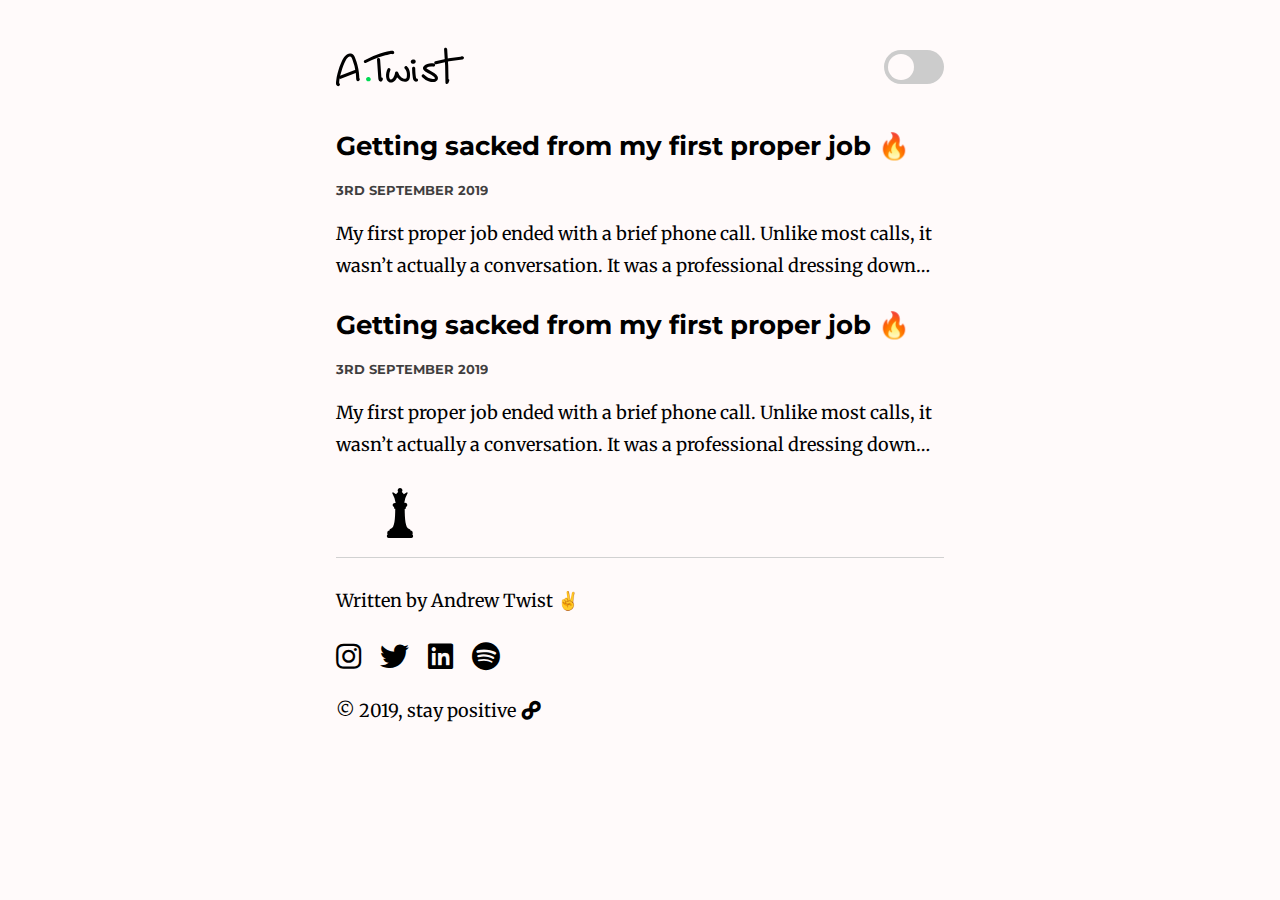
<file: index.html>
<!DOCTYPE html>
<html lang="en">
<head>
<link rel="stylesheet" href="https://use.fontawesome.com/releases/v5.10.1/css/all.css">
<link href="https://fonts.googleapis.com/css?family=Montserrat:400,900&display=swap" rel="stylesheet">
<link href="https://fonts.googleapis.com/css?family=Merriweather:300,400,400i,700,900&display=swap" rel="stylesheet">
<!--include the following meta tag to make chrome dev tools recognize media queries: -->
<meta name="viewport" content="width=device-width">
<meta name="description" content="A blog by Andrew Twist">
<meta name="theme-color" content="#fff200" />
<title>Twist</title>
</head>
<body>
<div class="container">
<div class=header><a href="/">
<svg xmlns="http://www.w3.org/2000/svg" viewBox="0 0 612.1 183.16" class="icons icon-20"><title>atwist</title><path d="M6.1,170c-.2.2-.5.4-.7.6,1.8-.7,3.5-1.5,5.3-2.2-.3,0-.5-.1-.8-.1,1.3.3,2.5.7,3.8,1,2.6,2,1.5-.7,1.5-3,.1-2.5.2-5,.4-7.4a129.42,129.42,0,0,1,2.3-16.4,258.44,258.44,0,0,1,8-29.9c5.7-17.9,11.3-37,21-53.2C50.8,52.9,57,43.5,65.1,41.9c7.5-1.5,11,8.1,13.2,13.6a271.35,271.35,0,0,1,15.6,58.8c1.7,11.6,1.9,23.2,2.6,34.8.3,5,2.8,9.9,8.4,10.1,6.2.3,9.8-5.1,8.7-10.8-1.9-9.5-16.4-5.5-14.5,4,0,.2.1.5.1.7.6-2.4,1.3-4.9,1.9-7.3a4.35,4.35,0,0,1-.7.6c1.8-.7,3.5-1.5,5.3-2.2h-.9c1.8.7,3.5,1.5,5.3,2.2.4.9.8,1.8,1.3,2.7v-2.8c0-1.5-.1-3.1-.1-4.6-.1-2.5-.2-4.9-.4-7.4-.4-6.1-1-12.3-1.8-18.4a274.56,274.56,0,0,0-6.5-33.7A251.59,251.59,0,0,0,92,49.7c-3.3-8.3-7.6-16.8-16-20.9C55,18.6,37,44.4,29.3,60.4c-9.4,19.5-16.3,41-22,61.8A195.38,195.38,0,0,0,.4,160.8C.1,166.2-.9,173.1,2,178c3.4,5.9,9.7,6.7,14.8,2.6,3.2-2.5,2.6-7.9,0-10.6-3.2-3.1-7.5-2.5-10.7,0Z" transform="translate(0.01 0)" style="fill:var(--font-color);"/><path d="M23,148c24.8-9.8,49.5-19.6,74.3-29.4,3.8-1.5,6.4-5,5.2-9.2-1-3.6-5.4-6.7-9.2-5.2C68.5,114,43.8,123.8,19,133.6c-3.8,1.5-6.4,5-5.2,9.2.9,3.5,5.4,6.7,9.2,5.2Z" transform="translate(0.01 0)" style="fill:var(--font-color);"/><path d="M196,56.3c1.4,19.4,2.7,38.7,4.1,58.1.7,9.5,1.3,19,2,28.5.6,8,1.4,15.4,9.8,18.6,2.4.9,5.6-.2,7.3-1.9a17.43,17.43,0,0,0,5-9.2c1.7-9.4-12.8-13.5-14.5-4a3.47,3.47,0,0,1-1.1,2.6c2.4-.6,4.9-1.3,7.3-1.9,4.1,1.6.9,1.8,1.5-.2.5-1.5-.3-4.3-.4-5.9-.3-3.9-.6-7.9-.8-11.8-.6-8.2-1.2-16.4-1.7-24.6-1.1-16.1-2.3-32.1-3.4-48.2-.7-9.7-15.7-9.8-15.1-.1Z" transform="translate(0.01 0)" style="fill:var(--font-color);"/><path d="M144.3,71.8A376,376,0,0,1,205,44.4c10.2-3.5,20.6-6.7,31.2-9.3,5.5-1.4,11.1-2.7,16.7-3.8,2.7-.5,5.3-1.1,8-1.5l3.6-.6a25.12,25.12,0,0,1,2.7-.4c2.2-.1,1.4-1-2.5-2.6-.3-1.9-.5-3.9-.8-5.8,0,.3-.1.5-.1.8-1.7,9.4,12.7,13.5,14.5,4,3-16.7-19.8-10.1-28.4-8.4A377.79,377.79,0,0,0,210.6,27a388.86,388.86,0,0,0-73.7,32.1c-8.6,4.5-1,17.5,7.4,12.7Z" transform="translate(0.01 0)" style="fill:var(--font-color);"/><path d="M247,100.2c-5.5,11.6-8.5,24.3-7.6,37.2.7,10,4.1,21.1,13.4,26.3,10.5,5.9,22.6.3,29.9-8.1,8-9.3,12.9-21.5,14.7-33.5H282.9a55.08,55.08,0,0,0,22.4,32.2c9.9,6.9,24.1,11.3,35.7,5.9,12.8-6,13.5-22.6,13-35-.4-13.3-4.4-26.7-14.4-36-7.1-6.5-17.7,4-10.6,10.6,6.5,6,9.3,14.4,9.9,23.2a79.34,79.34,0,0,1-.3,13.8c-.4,3.7-.6,8.4-4.5,10-7.2,3-16.8-2.1-22.3-6.4A40.39,40.39,0,0,1,297.4,118c-1.7-6.8-13.3-7.5-14.5,0a59.29,59.29,0,0,1-8.3,23.3c-2.6,4.2-9.5,13-15.3,8.7-4.8-3.5-5.1-12-5.1-17.1a59.49,59.49,0,0,1,5.7-25.2c4.2-8.6-8.8-16.3-12.9-7.5Z" transform="translate(0.01 0)" style="fill:var(--font-color);"/><path d="M363.8,97.6a290.78,290.78,0,0,0,3,40.6c.8,5.7,1.3,12.1,4.6,17.1a14,14,0,0,0,15.6,5.8c9.2-2.8,5.3-17.3-4-14.5.7.4.9.4.5-.3a28.64,28.64,0,0,1-.7-2.8c-.4-1.8-.6-3.6-.9-5.4-.7-4.4-1.2-8.9-1.7-13.4-.9-9-1.3-18-1.3-27.1-.2-9.7-15.2-9.7-15.1,0Z" transform="translate(0.01 0)" style="fill:var(--font-color);"/><path d="M468.8,75.2c-16.4-4-36-.3-48.2,11.9-16.6,16.7,14,30.9,25.7,37.3,7,3.8,14.5,7.2,20.5,12.6,1.6,1.4,6.1,5.3,6.1,7.8-.1,3.2-4.9,3.7-7.2,3.8-16.4,1.1-33-7.7-43.8-19.5-6.6-7.1-17.1,3.5-10.6,10.6a74,74,0,0,0,34.2,21.1c12.2,3.5,30,5.9,38.8-5.6,9.7-12.8-2.8-26.4-13.1-33.7-11.5-8.1-24.6-13.7-36.3-21.6a23.22,23.22,0,0,1-4-3c-.9-1,.5.8.4.9a20.11,20.11,0,0,0,2.8-2.3,36.28,36.28,0,0,1,9.4-4.8,38.08,38.08,0,0,1,21.4-1c9.3,2.3,13.3-12.2,3.9-14.5Z" transform="translate(0.01 0)" style="fill:var(--font-color);"/><path d="M516.8,7.2c4.6,52.5,6.8,105.3,6.5,158,0,8.8,12,9.8,14.7,2,1.2-3.5,2.4-7,3.6-10.4,3.2-9.1-11.3-13.1-14.5-4-1.2,3.5-2.4,7-3.6,10.4,4.9.7,9.8,1.3,14.7,2,.2-52.7-2-105.5-6.5-158-.7-9.6-15.7-9.6-14.9,0Z" transform="translate(0.01 0)" style="fill:var(--font-color);"/><path d="M479.1,78.7A704.52,704.52,0,0,1,604.7,55.8c8-.7,10.7-12.5,2-14.7-1.1-.3-2.2-.6-3.4-.9-9.4-2.4-13.4,12.1-4,14.5,1.1.3,2.2.6,3.4.9.7-4.9,1.3-9.8,2-14.7A731,731,0,0,0,475.1,64.3c-9.3,2.5-5.3,17,4,14.4Z" transform="translate(0.01 0)" style="fill:var(--font-color);"/><path d="M367.3,75.8h4.2a10.27,10.27,0,0,0,7-2.9,9.9,9.9,0,0,0-7-16.9h-4.2a10.27,10.27,0,0,0-7,2.9,9.9,9.9,0,0,0,7,16.9Z" transform="translate(0.01 0)" style="fill:var(--font-color);"/><path d="M154,160h2.1a10.4,10.4,0,0,0,7.2-3,7.21,7.21,0,0,0,2.1-3.3,8.6,8.6,0,0,0,.9-3.9,10.4,10.4,0,0,0-3-7.2,10.67,10.67,0,0,0-7.2-3H154a10.4,10.4,0,0,0-7.2,3,7.21,7.21,0,0,0-2.1,3.3,8.6,8.6,0,0,0-.9,3.9,10.4,10.4,0,0,0,3,7.2,10.22,10.22,0,0,0,7.2,3Z" transform="translate(0.01 0)" style="fill:var(--svg-highlight-color);"/></svg>
</a>
<div class="theme-switch-wrapper">
        <label class="theme-switch" for="checkbox">
            <input type="checkbox" id="checkbox" />
            <div class="slider round">
                <span class="crater crater--1"></span>
                <span class="crater crater--2"></span>
                <span class="crater crater--3"></span>
                <span class="stars stars--1"></span>
                <span class="stars stars--2"></span>
                <span class="stars stars--3"></span>
            </div>
      </label>
    </div></div>
<h3 style="margin-bottom: 0rem;"><a href="blog">Getting sacked from my first proper job 🔥</a></h3>
<p style="margin-top: 0.2rem; opacity: 0.75;" class="date">3rd September 2019</p>
<p>My first proper job ended with a brief phone call. Unlike most calls, it wasn’t actually a conversation. It was a professional dressing down…</p>
<h3 style="margin-bottom: 0rem;"><a href="blog">Getting sacked from my first proper job 🔥</a></h3>
<p style="margin-top: 0.2rem; opacity: 0.75;" class="date">3rd September 2019</p>
<p>My first proper job ended with a brief phone call. Unlike most calls, it wasn’t actually a conversation. It was a professional dressing down…</p>
<svg xmlns="http://www.w3.org/2000/svg" viewBox="0 0 50 50" class="icons icon-20"><title>chess</title><path d="M37.26,46.56a2.31,2.31,0,0,0,.46-1.38v-.4a2.31,2.31,0,0,0-2.22-2.31v-.13a1.47,1.47,0,0,0-1.26-1.44c-4-.73-4.45-10.64-4.53-20H30a.87.87,0,0,0,.87-.87V19a2.09,2.09,0,0,0,1.44-2.19,2.2,2.2,0,0,0-2.23-1.94h-.81a25.81,25.81,0,0,1,3.27-9.51.68.68,0,0,0-1-.89l-2.7,1.8A8.8,8.8,0,0,0,26.73,4a2.41,2.41,0,0,0,.61-2.2A2.37,2.37,0,1,0,23.29,4a8.76,8.76,0,0,0-2.2,2.31l-2.7-1.8a.68.68,0,0,0-1,.89,25.63,25.63,0,0,1,3.27,9.51h-.81a2.2,2.2,0,0,0-2.23,1.94A2.11,2.11,0,0,0,19.09,19v1a.87.87,0,0,0,.87.87h.28c-.07,9.41-.53,19.32-4.52,20a1.46,1.46,0,0,0-1.26,1.44v.13a2.31,2.31,0,0,0-2.22,2.31v.4a2.3,2.3,0,0,0,.45,1.38A1.72,1.72,0,0,0,11.85,48v.27a1.7,1.7,0,0,0,1.7,1.7H36.4a1.7,1.7,0,0,0,1.7-1.7V48A1.72,1.72,0,0,0,37.26,46.56Z" style="fill:var(--font-color);"/></svg>
<hr />
<div class="bio">
    <span>Written by Andrew Twist ✌️</span>
</div>
<ul id="footer_list">
    
        <li>
          <a href="https://instagram.com/_atwist" target="_blank" rel="noopener" aria-label="Instagram">
            <i class="fab fa-instagram icon"></i>
          </a>
        </li>
        
        
        <li>
          <a href="https://twitter.com/_atwist" target="_blank" rel="noopener" aria-label="Twitter">
            <i class="fab fa-twitter icon"></i>
          </a>
        </li>

        <li>
                <a href="https://twitter.com/_atwist" target="_blank" rel="noopener" aria-label="LinkedIn">
                  <i class="fab fa-linkedin icon"></i>
                </a>
              </li>

              <li>
                    <a href="https://twitter.com/_atwist" target="_blank" rel="noopener" aria-label="Spotify">
                      <i class="fab fa-spotify icon"></i>
                    </a>
                  </li>
        
      </ul>
<footer>© 2019, stay positive <i class="fas fa-infinity icon fa-rotate-45"></i></footer>
</div>
<script>
    const toggleSwitch = document.querySelector('.theme-switch input[type="checkbox"]');
const currentTheme = localStorage.getItem('theme');

if (currentTheme) {
    document.documentElement.setAttribute('data-theme', currentTheme);
  
    if (currentTheme === 'dark') {
        toggleSwitch.checked = true;
    }
}

function switchTheme(e) {
    if (e.target.checked) {
        document.documentElement.setAttribute('data-theme', 'dark');
        localStorage.setItem('theme', 'dark');
    }
    else {        document.documentElement.setAttribute('data-theme', 'light');
          localStorage.setItem('theme', 'light');
    }    
}

toggleSwitch.addEventListener('change', switchTheme, false);
    </script>
</body>
<style>
:root{--font-color:black;--bg-color:snow;--svg-highlight-color:rgb(0, 219, 84)}[data-theme=dark]{--font-color:snow;--bg-color:#020014;--svg-highlight-color:silver}html{font:100%/1.75 Merriweather,Georgia,serif;color:var(--font-color);box-sizing:border-box;overflow-y:scroll}:root{--font-color:black;--bg-color:snow}[data-theme=dark]{--font-color:snow;--bg-color:#020014}html{font:100%/1.75 Merriweather,Georgia,serif;color:var(--font-color);box-sizing:border-box;overflow-y:scroll}#footer_list{font-size:1.6em;color:#333;padding:0 0 .8rem;margin-top:1rem;margin-bottom:0}#footer_list li{display:inline-block;list-style-type:none;padding-left:0;padding-right:12px}#footer_list li a{color:var(--font-color)}.theme-switch-wrapper{display:flex;align-items:center;float:right;padding-top:.5rem}.theme-switch-wrapper em{margin-left:10px;font-size:1rem}.theme-switch{display:inline-block;height:34px;position:relative;width:60px}.theme-switch input{display:none}.slider{background-color:#ccc;bottom:0;cursor:pointer;left:0;position:absolute;right:0;top:0;transition:.4s}.icons{width:50px;height:50px}.icon-20{width:128px;}.fa-rotate-45{-webkit-transform:rotate(-45deg);-moz-transform:rotate(-45deg);-ms-transform:rotate(-45deg);-o-transform:rotate(-45deg);transform:rotate(-45deg)}.slider:before{background-color:snow;bottom:4px;content:"";height:26px;left:4px;position:absolute;transition:.4s;width:26px}input:checked+.slider{background-color:#464646}.slider.round .stars{opacity:0}input:checked+.slider.round .stars{opacity:.7;transition:opacity 1s ease-in}.slider.round .stars{position:absolute;background-color:snow;opacity:0;border-radius:100%}.slider.round .stars--1{top:16px;left:10px;width:3px;height:3px}.slider.round .stars--2{top:24px;left:20px;width:2px;height:2px}.slider.round .stars--3{top:8px;left:20px;width:2px;height:2px}.slider.round .crater{opacity:0}input:checked+.slider.round .crater{opacity:1;transition:opacity 1s ease-in}.slider.round .crater{position:absolute;background-color:silver;opacity:0;border-radius:100%}.slider.round .crater--1{top:18px;right:8px;width:4px;height:4px}.slider.round .crater--2{top:20px;right:18px;width:6px;height:6px}.slider.round .crater--3{top:8px;right:15px;width:8px;height:8px}input:checked+.slider:before{transform:translateX(26px);background-color:snow}.slider.round{border-radius:34px}.slider.round:before{border-radius:50%}body,html{height:100%;margin:0}body{font-size:18px;background-color:var(--bg-color)}::selection{background:#fff200}p{margin-bottom:1.75rem;margin-top:.5rem}mark{background:#fff200;padding:5px 10px}.date{font-family:Montserrat;text-transform:uppercase;font-weight:700;font-size:.8rem;padding-top:.6rem;margin-bottom:1rem!important}h1{margin-bottom:1.75rem;color:inherit;font-family:Montserrat,sans-serif;font-weight:900;text-rendering:optimizeLegibility;font-size:2.5rem;line-height:1.2;margin-top:0!important}h3 a{font-family:Montserrat;font-size:1.6rem;line-height:1;text-decoration:none;color:var(--font-color);font-weight:700}h3 a:hover{color:#d80053}.video-container{position:relative;padding-bottom:56.25%;height:0;overflow:hidden;margin-bottom:1.75rem}.video-container iframe{position:absolute;top:0;left:0;width:100%;height:100%}img.twist{max-width:110%;margin-left:50%;transform:translateX(-50%);margin-top:0;padding-bottom:0;padding-left:0;padding-right:0;padding-top:0;margin-bottom:0}img.default{max-width:100%;margin-left:auto;margin-right:auto;margin-top:0;padding-bottom:0;padding-left:0;padding-right:0;padding-top:0;margin-bottom:0}.imgmeta{border-bottom:1px solid #d1d1d1;padding:8px 0;margin-top:-.8rem;margin-bottom:1.75rem}ul.bullets{padding-inline-start:0}li.bullets{list-style:none;position:relative;padding-left:30px;line-height:2;font-size:18px;margin-top:1rem}li.bullets:before{font-family:'Font Awesome 5 Free';font-weight:900;position:absolute;left:0;font-size:18px}li.bullets:before{content:"\f135"}li.bullets:hover:before{color:#d80053}.p-counter-link__count{background-color:#f2f2f2;border-radius:10px;color:#333;display:inline-block;padding:1px 8px;font-size:13.5px}p.more{font-family:Montserrat;font-size:13.5px;text-transform:uppercase;font-weight:700}.imgcaption{font-family:Montserrat;font-weight:400;font-size:.75rem;opacity:.75}hr{margin-bottom:calc(1.75rem - 1px);background:#d1d1d1;border:none;height:1px}.container{margin-left:auto;margin-right:auto;max-width:38rem;padding:2.625rem 1.3125rem}.header{margin-left:auto;margin-right:auto;max-width:38rem}.header{font-size:2rem}.header a{text-decoration:none}.tweetembed{margin-bottom:1.75rem}@media only screen and (min-width:375px) and (max-width:812px){.container{max-width:52rem;padding-top:1.5rem}img.twist{max-width:100%;margin-left:0;margin-right:0;transform:none}.cover{width:100%;font-size:2rem;line-height:150px}.cover h1{vertical-align:middle;margin-bottom:0}}#footer_list{font-size:1.6em;color:#333;padding:0 0 .8rem;margin-top:1rem;margin-bottom:0}#footer_list li{display:inline-block;list-style-type:none;padding-left:0;padding-right:12px}#footer_list li a{color:var(--font-color)}.theme-switch-wrapper{display:flex;align-items:center;float:right;padding-top:.5rem}.theme-switch-wrapper em{margin-left:10px;font-size:1rem}.theme-switch{display:inline-block;height:34px;position:relative;width:60px}.theme-switch input{display:none}.slider{background-color:#ccc;bottom:0;cursor:pointer;left:0;position:absolute;right:0;top:0;transition:.4s}.fa-rotate-45{-webkit-transform:rotate(-45deg);-moz-transform:rotate(-45deg);-ms-transform:rotate(-45deg);-o-transform:rotate(-45deg);transform:rotate(-45deg)}.slider:before{background-color:snow;bottom:4px;content:"";height:26px;left:4px;position:absolute;transition:.4s;width:26px}input:checked+.slider{background-color:#464646}.slider.round .stars{opacity:0}input:checked+.slider.round .stars{opacity:.7;transition:opacity 1s ease-in}.slider.round .stars{position:absolute;background-color:snow;opacity:0;border-radius:100%}.slider.round .stars--1{top:16px;left:10px;width:3px;height:3px}.slider.round .stars--2{top:24px;left:20px;width:2px;height:2px}.slider.round .stars--3{top:8px;left:20px;width:2px;height:2px}.slider.round .crater{opacity:0}input:checked+.slider.round .crater{opacity:1;transition:opacity 1s ease-in}.slider.round .crater{position:absolute;background-color:silver;opacity:0;border-radius:100%}.slider.round .crater--1{top:18px;right:8px;width:4px;height:4px}.slider.round .crater--2{top:20px;right:18px;width:6px;height:6px}.slider.round .crater--3{top:8px;right:15px;width:8px;height:8px}input:checked+.slider:before{transform:translateX(26px);background-color:snow}.slider.round{border-radius:34px}.slider.round:before{border-radius:50%}body,html{height:100%;margin:0}body{font-size:18px;background-color:var(--bg-color)}::selection{background:#fff200}p{margin-bottom:1.75rem;margin-top:.5rem}mark{background:#fff200;padding:5px 10px}.date{font-family:Montserrat;text-transform:uppercase;font-weight:700;font-size:.8rem;padding-top:.6rem;margin-bottom:1rem!important}h1{margin-bottom:1.75rem;color:inherit;font-family:Montserrat,sans-serif;font-weight:900;text-rendering:optimizeLegibility;font-size:2.5rem;line-height:1.2;margin-top:0!important}h3 a{font-family:Montserrat;font-size:1.6rem;line-height:1;text-decoration:none;color:var(--font-color);font-weight:700}h3 a:hover{color:#d80053}.video-container{position:relative;padding-bottom:56.25%;height:0;overflow:hidden;margin-bottom:1.75rem}.video-container iframe{position:absolute;top:0;left:0;width:100%;height:100%}.slides-container{position:relative;padding-bottom:61%;height:0;overflow:hidden;margin-bottom:1.75rem}.slides-container iframe{position:absolute;top:0;left:0;width:100%;height:100%}img.twist{max-width:110%;margin-left:50%;transform:translateX(-50%);margin-top:0;padding-bottom:0;padding-left:0;padding-right:0;padding-top:0;margin-bottom:0}img.default{max-width:100%;margin-left:auto;margin-right:auto;margin-top:0;padding-bottom:0;padding-left:0;padding-right:0;padding-top:0;margin-bottom:0}.imgmeta{border-bottom:1px solid #d1d1d1;padding:8px 0;margin-top:-.8rem;margin-bottom:1.75rem}ul.bullets{padding-inline-start:0}li.bullets{list-style:none;position:relative;padding-left:30px;line-height:2;font-size:18px;margin-top:1rem}li.bullets:before{font-family:'Font Awesome 5 Free';font-weight:900;position:absolute;left:0;font-size:18px}li.bullets:before{content:"\f135"}li.bullets:hover:before{color:#d80053}.p-counter-link__count{background-color:#f2f2f2;border-radius:10px;color:#333;display:inline-block;padding:1px 8px;font-size:13.5px}p.more{font-family:Montserrat;font-size:13.5px;text-transform:uppercase;font-weight:700}.imgcaption{font-family:Montserrat;font-weight:400;font-size:.75rem;opacity:.75}hr{margin-bottom:calc(1.75rem - 1px);background:#d1d1d1;border:none;height:1px}.container{margin-left:auto;margin-right:auto;max-width:38rem;padding:2.625rem 1.3125rem}.header{margin-left:auto;margin-right:auto;max-width:38rem}.header{font-size:2rem}.header a{text-decoration:none}.tweetembed{margin-bottom:1.75rem}@media only screen and (min-width:375px) and (max-width:812px){.container{max-width:52rem;padding-top:1.5rem}img.twist{max-width:100%;margin-left:0;margin-right:0;transform:none}.cover{width:100%;font-size:2rem;line-height:150px}.cover h1{vertical-align:middle;margin-bottom:0}}
</style></html>
</file>
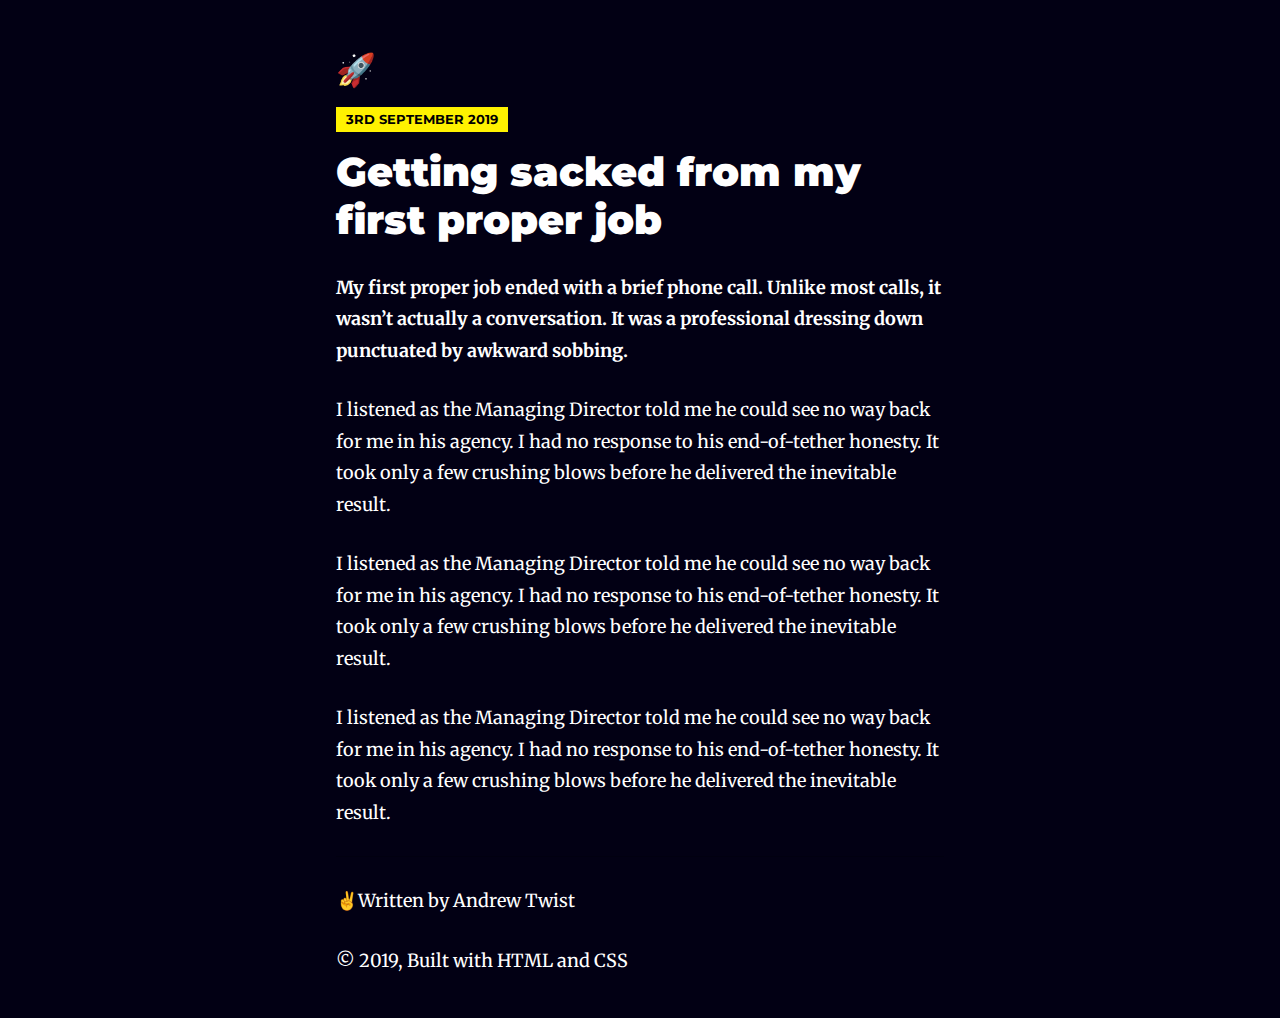
<file: about.html>
<!DOCTYPE html>
<html lang="en">
<head>
<link href="https://fonts.googleapis.com/css?family=Montserrat:400,900&display=swap" rel="stylesheet">
<link href="https://fonts.googleapis.com/css?family=Merriweather:300,400,400i,700,900&display=swap" rel="stylesheet">
<link href="css/dark.css" rel="stylesheet">
<meta name="viewport" content="width=device-width">
<meta name="description" content="A blog by Andrew Twist">
<title>Twist</title>
</head>
<body>
<div class="container">
<div class=header><a href="/">🚀</a></div>
<p class="date"><mark>3rd September 2019</mark></p>
<h1>Getting sacked from my first proper job</h1>
<p><strong>My first proper job ended with a brief phone call. Unlike most calls, it wasn’t actually a conversation. It was a professional dressing down punctuated by awkward sobbing.</strong></p>
<p>I listened as the Managing Director told me he could see no way back for me in his agency. I had no response to his end-of-tether honesty. It took only a few crushing blows before he delivered the inevitable result.</p>
<p>I listened as the Managing Director told me he could see no way back for me in his agency. I had no response to his end-of-tether honesty. It took only a few crushing blows before he delivered the inevitable result.</p>
<p>I listened as the Managing Director told me he could see no way back for me in his agency. I had no response to his end-of-tether honesty. It took only a few crushing blows before he delivered the inevitable result.</p>
<hr />
<p><div class="bio">
    <span>✌️Written by Andrew Twist</span>
</div></p>
<footer>© 2019, Built with HTML and CSS</a></footer>
</div>
</body>
<style>
</style>
</html>
</file>
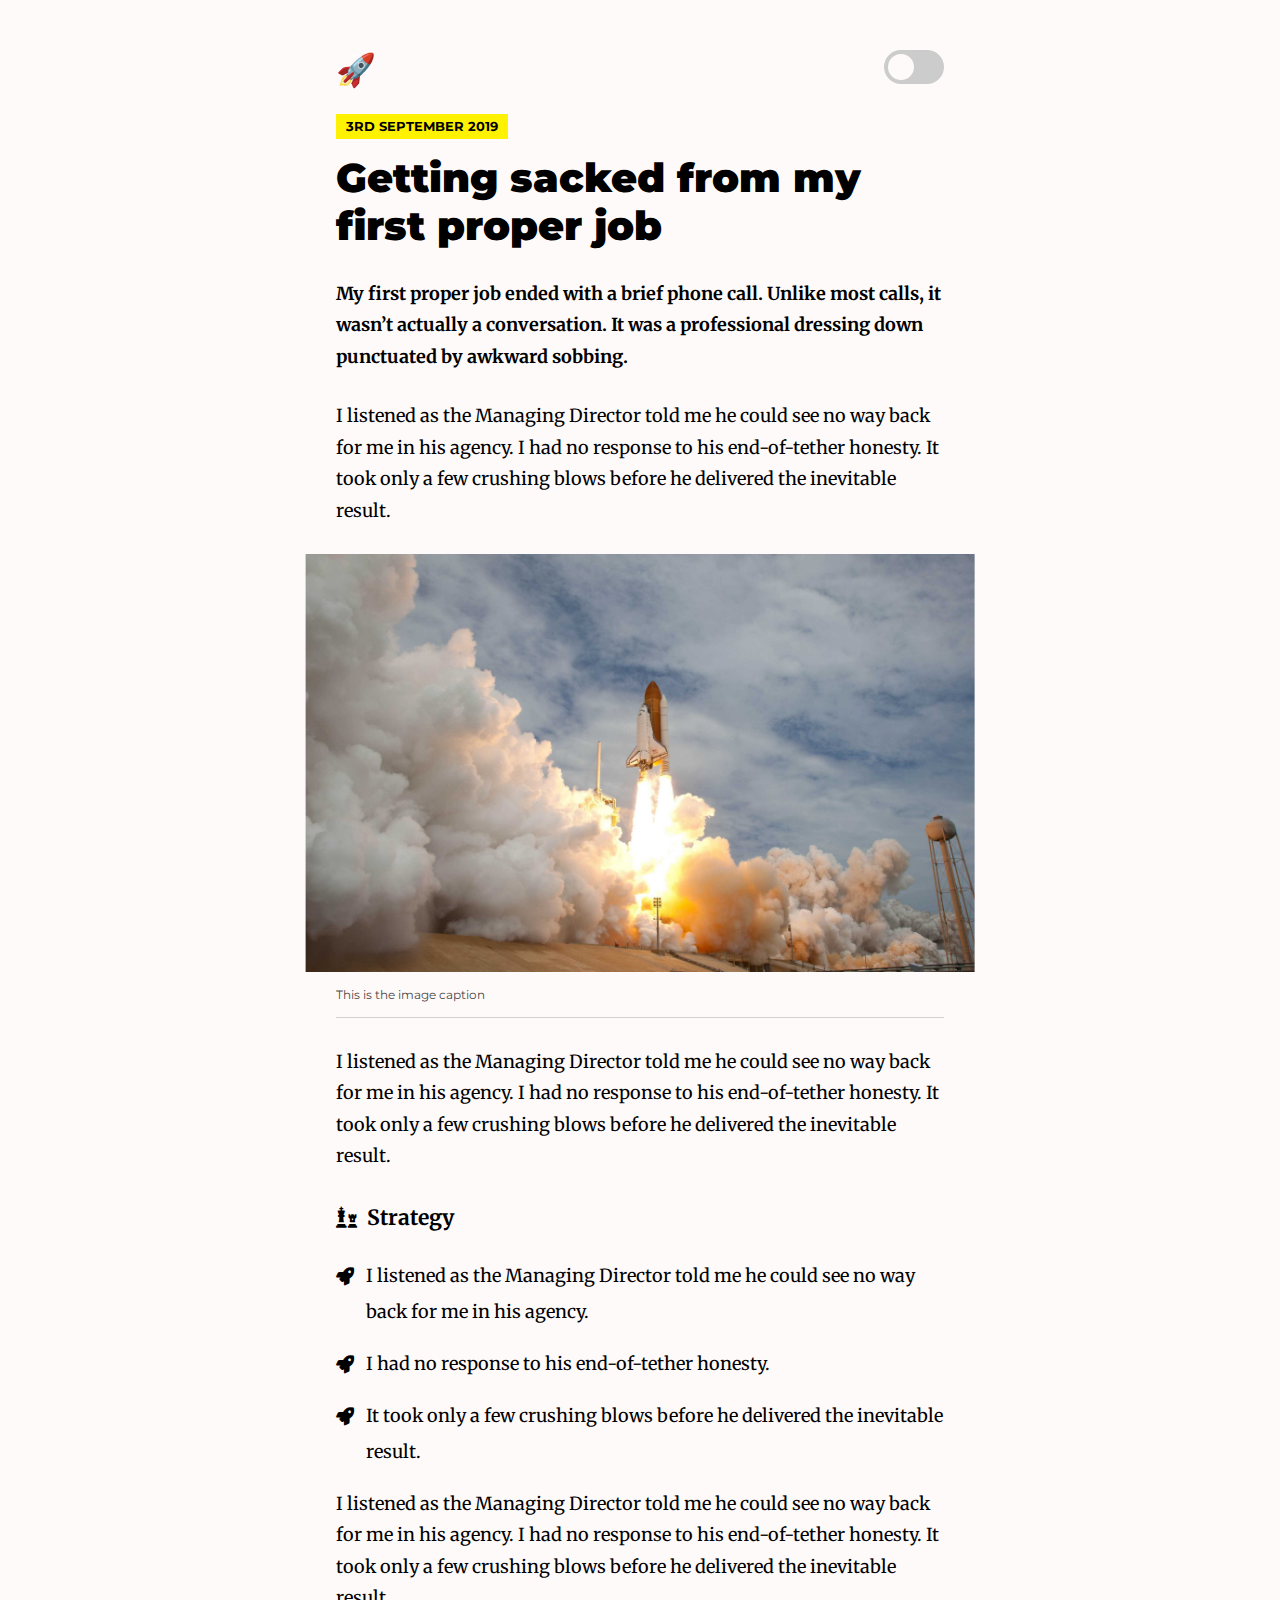
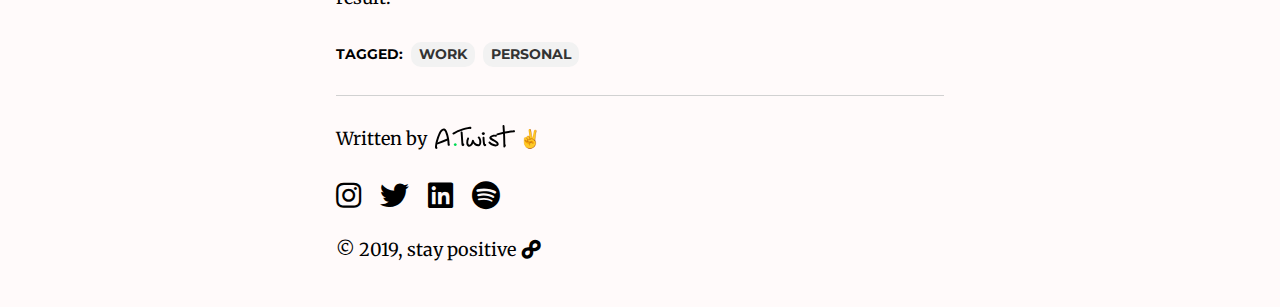
<file: blog.html>
<!DOCTYPE html>
<html lang="en">
<head>
<link rel="stylesheet" href="https://use.fontawesome.com/releases/v5.10.1/css/all.css">
<link href="https://fonts.googleapis.com/css?family=Montserrat:400,900&display=swap" rel="stylesheet">
<link href="https://fonts.googleapis.com/css?family=Merriweather:300,400,400i,700,900&display=swap" rel="stylesheet">
<!--include the following meta tag to make chrome dev tools recognize media queries: -->
<meta name="viewport" content="width=device-width">
<meta name="description" content="A blog by Andrew Twist">
<meta name="theme-color" content="#fff200" />
<title>Twist</title>
</head>
<body>
<div class="container">
<div class=header><a href="/">🚀</a>
<div class="theme-switch-wrapper">
        <label class="theme-switch" for="checkbox">
            <input type="checkbox" id="checkbox" />
            <div class="slider round">
                <span class="crater crater--1"></span>
                <span class="crater crater--2"></span>
                <span class="crater crater--3"></span>
                <span class="stars stars--1"></span>
                <span class="stars stars--2"></span>
                <span class="stars stars--3"></span>
            </div>
      </label>
    </div></div>
<p class="date"><mark>3rd September 2019</mark></p>
<h1>Getting sacked from my first proper job</h1>
<p><strong>My first proper job ended with a brief phone call. Unlike most calls, it wasn’t actually a conversation. It was a professional dressing down punctuated by awkward sobbing.</strong></p>
<p>I listened as the Managing Director told me he could see no way back for me in his agency. I had no response to his end-of-tether honesty. It took only a few crushing blows before he delivered the inevitable result.</p>
<img class="twist" alt="nasa launch" src="images/nasa_launch.jpg">
<div class="imgmeta"><span class="imgcaption">This is the image caption</span></div>
<p>I listened as the Managing Director told me he could see no way back for me in his agency. I had no response to his end-of-tether honesty. It took only a few crushing blows before he delivered the inevitable result.</p>
<h3><i class="fas fa-chess icon">&nbsp;</i> Strategy</h3>
<ul class="bullets"><li class="bullets">I listened as the Managing Director told me he could see no way back for me in his agency.
</li>
<li class="bullets">I had no response to his end-of-tether honesty.</li>
<li class="bullets">It took only a few crushing blows before he delivered the inevitable result.</li></ul>
<p>I listened as the Managing Director told me he could see no way back for me in his agency. I had no response to his end-of-tether honesty. It took only a few crushing blows before he delivered the inevitable result.</p>
<p class="more">Tagged:&nbsp;&nbsp;<span class="p-counter-link__count">Work</span>&nbsp;&nbsp;<span class="p-counter-link__count">Personal</span></p> 
<hr />
<div class="bio">
    <span>Written by &nbsp;<svg xmlns="http://www.w3.org/2000/svg" viewBox="0 0 612.1 183.16" class="icons icon-20"><title>atwist</title><path d="M6.1,170c-.2.2-.5.4-.7.6,1.8-.7,3.5-1.5,5.3-2.2-.3,0-.5-.1-.8-.1,1.3.3,2.5.7,3.8,1,2.6,2,1.5-.7,1.5-3,.1-2.5.2-5,.4-7.4a129.42,129.42,0,0,1,2.3-16.4,258.44,258.44,0,0,1,8-29.9c5.7-17.9,11.3-37,21-53.2C50.8,52.9,57,43.5,65.1,41.9c7.5-1.5,11,8.1,13.2,13.6a271.35,271.35,0,0,1,15.6,58.8c1.7,11.6,1.9,23.2,2.6,34.8.3,5,2.8,9.9,8.4,10.1,6.2.3,9.8-5.1,8.7-10.8-1.9-9.5-16.4-5.5-14.5,4,0,.2.1.5.1.7.6-2.4,1.3-4.9,1.9-7.3a4.35,4.35,0,0,1-.7.6c1.8-.7,3.5-1.5,5.3-2.2h-.9c1.8.7,3.5,1.5,5.3,2.2.4.9.8,1.8,1.3,2.7v-2.8c0-1.5-.1-3.1-.1-4.6-.1-2.5-.2-4.9-.4-7.4-.4-6.1-1-12.3-1.8-18.4a274.56,274.56,0,0,0-6.5-33.7A251.59,251.59,0,0,0,92,49.7c-3.3-8.3-7.6-16.8-16-20.9C55,18.6,37,44.4,29.3,60.4c-9.4,19.5-16.3,41-22,61.8A195.38,195.38,0,0,0,.4,160.8C.1,166.2-.9,173.1,2,178c3.4,5.9,9.7,6.7,14.8,2.6,3.2-2.5,2.6-7.9,0-10.6-3.2-3.1-7.5-2.5-10.7,0Z" transform="translate(0.01 0)" style="fill:var(--font-color);"/><path d="M23,148c24.8-9.8,49.5-19.6,74.3-29.4,3.8-1.5,6.4-5,5.2-9.2-1-3.6-5.4-6.7-9.2-5.2C68.5,114,43.8,123.8,19,133.6c-3.8,1.5-6.4,5-5.2,9.2.9,3.5,5.4,6.7,9.2,5.2Z" transform="translate(0.01 0)" style="fill:var(--font-color);"/><path d="M196,56.3c1.4,19.4,2.7,38.7,4.1,58.1.7,9.5,1.3,19,2,28.5.6,8,1.4,15.4,9.8,18.6,2.4.9,5.6-.2,7.3-1.9a17.43,17.43,0,0,0,5-9.2c1.7-9.4-12.8-13.5-14.5-4a3.47,3.47,0,0,1-1.1,2.6c2.4-.6,4.9-1.3,7.3-1.9,4.1,1.6.9,1.8,1.5-.2.5-1.5-.3-4.3-.4-5.9-.3-3.9-.6-7.9-.8-11.8-.6-8.2-1.2-16.4-1.7-24.6-1.1-16.1-2.3-32.1-3.4-48.2-.7-9.7-15.7-9.8-15.1-.1Z" transform="translate(0.01 0)" style="fill:var(--font-color);"/><path d="M144.3,71.8A376,376,0,0,1,205,44.4c10.2-3.5,20.6-6.7,31.2-9.3,5.5-1.4,11.1-2.7,16.7-3.8,2.7-.5,5.3-1.1,8-1.5l3.6-.6a25.12,25.12,0,0,1,2.7-.4c2.2-.1,1.4-1-2.5-2.6-.3-1.9-.5-3.9-.8-5.8,0,.3-.1.5-.1.8-1.7,9.4,12.7,13.5,14.5,4,3-16.7-19.8-10.1-28.4-8.4A377.79,377.79,0,0,0,210.6,27a388.86,388.86,0,0,0-73.7,32.1c-8.6,4.5-1,17.5,7.4,12.7Z" transform="translate(0.01 0)" style="fill:var(--font-color);"/><path d="M247,100.2c-5.5,11.6-8.5,24.3-7.6,37.2.7,10,4.1,21.1,13.4,26.3,10.5,5.9,22.6.3,29.9-8.1,8-9.3,12.9-21.5,14.7-33.5H282.9a55.08,55.08,0,0,0,22.4,32.2c9.9,6.9,24.1,11.3,35.7,5.9,12.8-6,13.5-22.6,13-35-.4-13.3-4.4-26.7-14.4-36-7.1-6.5-17.7,4-10.6,10.6,6.5,6,9.3,14.4,9.9,23.2a79.34,79.34,0,0,1-.3,13.8c-.4,3.7-.6,8.4-4.5,10-7.2,3-16.8-2.1-22.3-6.4A40.39,40.39,0,0,1,297.4,118c-1.7-6.8-13.3-7.5-14.5,0a59.29,59.29,0,0,1-8.3,23.3c-2.6,4.2-9.5,13-15.3,8.7-4.8-3.5-5.1-12-5.1-17.1a59.49,59.49,0,0,1,5.7-25.2c4.2-8.6-8.8-16.3-12.9-7.5Z" transform="translate(0.01 0)" style="fill:var(--font-color);"/><path d="M363.8,97.6a290.78,290.78,0,0,0,3,40.6c.8,5.7,1.3,12.1,4.6,17.1a14,14,0,0,0,15.6,5.8c9.2-2.8,5.3-17.3-4-14.5.7.4.9.4.5-.3a28.64,28.64,0,0,1-.7-2.8c-.4-1.8-.6-3.6-.9-5.4-.7-4.4-1.2-8.9-1.7-13.4-.9-9-1.3-18-1.3-27.1-.2-9.7-15.2-9.7-15.1,0Z" transform="translate(0.01 0)" style="fill:var(--font-color);"/><path d="M468.8,75.2c-16.4-4-36-.3-48.2,11.9-16.6,16.7,14,30.9,25.7,37.3,7,3.8,14.5,7.2,20.5,12.6,1.6,1.4,6.1,5.3,6.1,7.8-.1,3.2-4.9,3.7-7.2,3.8-16.4,1.1-33-7.7-43.8-19.5-6.6-7.1-17.1,3.5-10.6,10.6a74,74,0,0,0,34.2,21.1c12.2,3.5,30,5.9,38.8-5.6,9.7-12.8-2.8-26.4-13.1-33.7-11.5-8.1-24.6-13.7-36.3-21.6a23.22,23.22,0,0,1-4-3c-.9-1,.5.8.4.9a20.11,20.11,0,0,0,2.8-2.3,36.28,36.28,0,0,1,9.4-4.8,38.08,38.08,0,0,1,21.4-1c9.3,2.3,13.3-12.2,3.9-14.5Z" transform="translate(0.01 0)" style="fill:var(--font-color);"/><path d="M516.8,7.2c4.6,52.5,6.8,105.3,6.5,158,0,8.8,12,9.8,14.7,2,1.2-3.5,2.4-7,3.6-10.4,3.2-9.1-11.3-13.1-14.5-4-1.2,3.5-2.4,7-3.6,10.4,4.9.7,9.8,1.3,14.7,2,.2-52.7-2-105.5-6.5-158-.7-9.6-15.7-9.6-14.9,0Z" transform="translate(0.01 0)" style="fill:var(--font-color);"/><path d="M479.1,78.7A704.52,704.52,0,0,1,604.7,55.8c8-.7,10.7-12.5,2-14.7-1.1-.3-2.2-.6-3.4-.9-9.4-2.4-13.4,12.1-4,14.5,1.1.3,2.2.6,3.4.9.7-4.9,1.3-9.8,2-14.7A731,731,0,0,0,475.1,64.3c-9.3,2.5-5.3,17,4,14.4Z" transform="translate(0.01 0)" style="fill:var(--font-color);"/><path d="M367.3,75.8h4.2a10.27,10.27,0,0,0,7-2.9,9.9,9.9,0,0,0-7-16.9h-4.2a10.27,10.27,0,0,0-7,2.9,9.9,9.9,0,0,0,7,16.9Z" transform="translate(0.01 0)" style="fill:var(--font-color);"/><path d="M154,160h2.1a10.4,10.4,0,0,0,7.2-3,7.21,7.21,0,0,0,2.1-3.3,8.6,8.6,0,0,0,.9-3.9,10.4,10.4,0,0,0-3-7.2,10.67,10.67,0,0,0-7.2-3H154a10.4,10.4,0,0,0-7.2,3,7.21,7.21,0,0,0-2.1,3.3,8.6,8.6,0,0,0-.9,3.9,10.4,10.4,0,0,0,3,7.2,10.22,10.22,0,0,0,7.2,3Z" transform="translate(0.01 0)" style="fill:var(--svg-highlight-color);"/></svg>
✌️</span>
</div>
<ul id="footer_list">
    
        <li>
          <a href="https://instagram.com/_atwist" target="_blank" rel="noopener" aria-label="Instagram">
            <i class="fab fa-instagram icon"></i>
          </a>
        </li>
        
        
        <li>
          <a href="https://twitter.com/_atwist" target="_blank" rel="noopener" aria-label="Twitter">
            <i class="fab fa-twitter icon"></i>
          </a>
        </li>

        <li>
                <a href="https://twitter.com/_atwist" target="_blank" rel="noopener" aria-label="LinkedIn">
                  <i class="fab fa-linkedin icon"></i>
                </a>
              </li>

              <li>
                    <a href="https://twitter.com/_atwist" target="_blank" rel="noopener" aria-label="Spotify">
                      <i class="fab fa-spotify icon"></i>
                    </a>
                  </li>
        
      </ul>
<footer>© 2019, stay positive <i class="fas fa-infinity icon fa-rotate-45"></i></footer>
</div>
<script>
    const toggleSwitch = document.querySelector('.theme-switch input[type="checkbox"]');
const currentTheme = localStorage.getItem('theme');

if (currentTheme) {
    document.documentElement.setAttribute('data-theme', currentTheme);
  
    if (currentTheme === 'dark') {
        toggleSwitch.checked = true;
    }
}

function switchTheme(e) {
    if (e.target.checked) {
        document.documentElement.setAttribute('data-theme', 'dark');
        localStorage.setItem('theme', 'dark');
    }
    else {        document.documentElement.setAttribute('data-theme', 'light');
          localStorage.setItem('theme', 'light');
    }    
}

toggleSwitch.addEventListener('change', switchTheme, false);
    </script>
</body>
<style>
:root{--font-color:black;--bg-color:snow;--svg-highlight-color:rgb(0, 219, 84)}[data-theme=dark]{--font-color:snow;--bg-color:#020014;--svg-highlight-color:silver}html{font:100%/1.75 Merriweather,Georgia,serif;color:var(--font-color);box-sizing:border-box;overflow-y:scroll}:root{--font-color:black;--bg-color:snow}[data-theme=dark]{--font-color:snow;--bg-color:#020014}html{font:100%/1.75 Merriweather,Georgia,serif;color:var(--font-color);box-sizing:border-box;overflow-y:scroll}#footer_list{font-size:1.6em;color:#333;padding:0 0 .8rem;margin-top:1rem;margin-bottom:0}#footer_list li{display:inline-block;list-style-type:none;padding-left:0;padding-right:12px}#footer_list li a{color:var(--font-color)}.theme-switch-wrapper{display:flex;align-items:center;float:right;padding-top:.5rem}.theme-switch-wrapper em{margin-left:10px;font-size:1rem}.theme-switch{display:inline-block;height:34px;position:relative;width:60px}.theme-switch input{display:none}.bio svg{vertical-align:-12%}.slider{background-color:#ccc;bottom:0;cursor:pointer;left:0;position:absolute;right:0;top:0;transition:.4s}.icons{width:50px;}.icon-20{width:80px;}.fa-rotate-45{-webkit-transform:rotate(-45deg);-moz-transform:rotate(-45deg);-ms-transform:rotate(-45deg);-o-transform:rotate(-45deg);transform:rotate(-45deg)}.slider:before{background-color:snow;bottom:4px;content:"";height:26px;left:4px;position:absolute;transition:.4s;width:26px}input:checked+.slider{background-color:#464646}.slider.round .stars{opacity:0}input:checked+.slider.round .stars{opacity:.7;transition:opacity 1s ease-in}.slider.round .stars{position:absolute;background-color:snow;opacity:0;border-radius:100%}.slider.round .stars--1{top:16px;left:10px;width:3px;height:3px}.slider.round .stars--2{top:24px;left:20px;width:2px;height:2px}.slider.round .stars--3{top:8px;left:20px;width:2px;height:2px}.slider.round .crater{opacity:0}input:checked+.slider.round .crater{opacity:1;transition:opacity 1s ease-in}.slider.round .crater{position:absolute;background-color:silver;opacity:0;border-radius:100%}.slider.round .crater--1{top:18px;right:8px;width:4px;height:4px}.slider.round .crater--2{top:20px;right:18px;width:6px;height:6px}.slider.round .crater--3{top:8px;right:15px;width:8px;height:8px}input:checked+.slider:before{transform:translateX(26px);background-color:snow}.slider.round{border-radius:34px}.slider.round:before{border-radius:50%}body,html{height:100%;margin:0}body{font-size:18px;background-color:var(--bg-color)}::selection{background:#fff200}p{margin-bottom:1.75rem;margin-top:.5rem}mark{background:#fff200;padding:5px 10px}.date{font-family:Montserrat;text-transform:uppercase;font-weight:700;font-size:.8rem;padding-top:.6rem;margin-bottom:1rem!important}h1{margin-bottom:1.75rem;color:inherit;font-family:Montserrat,sans-serif;font-weight:900;text-rendering:optimizeLegibility;font-size:2.5rem;line-height:1.2;margin-top:0!important}h3 a{font-family:Montserrat;font-size:1.6rem;line-height:1;text-decoration:none;color:var(--font-color);font-weight:700}h3 a:hover{color:#d80053}.video-container{position:relative;padding-bottom:56.25%;height:0;overflow:hidden;margin-bottom:1.75rem}.video-container iframe{position:absolute;top:0;left:0;width:100%;height:100%}img.twist{max-width:110%;margin-left:50%;transform:translateX(-50%);margin-top:0;padding-bottom:0;padding-left:0;padding-right:0;padding-top:0;margin-bottom:0}img.default{max-width:100%;margin-left:auto;margin-right:auto;margin-top:0;padding-bottom:0;padding-left:0;padding-right:0;padding-top:0;margin-bottom:0}.imgmeta{border-bottom:1px solid #d1d1d1;padding:8px 0;margin-top:-.8rem;margin-bottom:1.75rem}ul.bullets{padding-inline-start:0}li.bullets{list-style:none;position:relative;padding-left:30px;line-height:2;font-size:18px;margin-top:1rem}li.bullets:before{font-family:'Font Awesome 5 Free';font-weight:900;position:absolute;left:0;font-size:18px}li.bullets:before{content:"\f135"}li.bullets:hover:before{color:#d80053}.p-counter-link__count{background-color:#f2f2f2;border-radius:10px;color:#333;display:inline-block;padding:1px 8px;font-size:13.5px}p.more{font-family:Montserrat;font-size:13.5px;text-transform:uppercase;font-weight:700}.imgcaption{font-family:Montserrat;font-weight:400;font-size:.75rem;opacity:.75}hr{margin-bottom:calc(1.75rem - 1px);background:#d1d1d1;border:none;height:1px}.container{margin-left:auto;margin-right:auto;max-width:38rem;padding:2.625rem 1.3125rem}.header{margin-left:auto;margin-right:auto;max-width:38rem}.header{font-size:2rem}.header a{text-decoration:none}.tweetembed{margin-bottom:1.75rem}@media only screen and (min-width:375px) and (max-width:812px){.container{max-width:52rem;padding-top:1.5rem}img.twist{max-width:100%;margin-left:0;margin-right:0;transform:none}.cover{width:100%;font-size:2rem;line-height:150px}.cover h1{vertical-align:middle;margin-bottom:0}}#footer_list{font-size:1.6em;color:#333;padding:0 0 .8rem;margin-top:1rem;margin-bottom:0}#footer_list li{display:inline-block;list-style-type:none;padding-left:0;padding-right:12px}#footer_list li a{color:var(--font-color)}.theme-switch-wrapper{display:flex;align-items:center;float:right;padding-top:.5rem}.theme-switch-wrapper em{margin-left:10px;font-size:1rem}.theme-switch{display:inline-block;height:34px;position:relative;width:60px}.theme-switch input{display:none}.slider{background-color:#ccc;bottom:0;cursor:pointer;left:0;position:absolute;right:0;top:0;transition:.4s}.fa-rotate-45{-webkit-transform:rotate(-45deg);-moz-transform:rotate(-45deg);-ms-transform:rotate(-45deg);-o-transform:rotate(-45deg);transform:rotate(-45deg)}.slider:before{background-color:snow;bottom:4px;content:"";height:26px;left:4px;position:absolute;transition:.4s;width:26px}input:checked+.slider{background-color:#464646}.slider.round .stars{opacity:0}input:checked+.slider.round .stars{opacity:.7;transition:opacity 1s ease-in}.slider.round .stars{position:absolute;background-color:snow;opacity:0;border-radius:100%}.slider.round .stars--1{top:16px;left:10px;width:3px;height:3px}.slider.round .stars--2{top:24px;left:20px;width:2px;height:2px}.slider.round .stars--3{top:8px;left:20px;width:2px;height:2px}.slider.round .crater{opacity:0}input:checked+.slider.round .crater{opacity:1;transition:opacity 1s ease-in}.slider.round .crater{position:absolute;background-color:silver;opacity:0;border-radius:100%}.slider.round .crater--1{top:18px;right:8px;width:4px;height:4px}.slider.round .crater--2{top:20px;right:18px;width:6px;height:6px}.slider.round .crater--3{top:8px;right:15px;width:8px;height:8px}input:checked+.slider:before{transform:translateX(26px);background-color:snow}.slider.round{border-radius:34px}.slider.round:before{border-radius:50%}body,html{height:100%;margin:0}body{font-size:18px;background-color:var(--bg-color)}::selection{background:#fff200}p{margin-bottom:1.75rem;margin-top:.5rem}mark{background:#fff200;padding:5px 10px}.date{font-family:Montserrat;text-transform:uppercase;font-weight:700;font-size:.8rem;padding-top:.6rem;margin-bottom:1rem!important}h1{margin-bottom:1.75rem;color:inherit;font-family:Montserrat,sans-serif;font-weight:900;text-rendering:optimizeLegibility;font-size:2.5rem;line-height:1.2;margin-top:0!important}h3 a{font-family:Montserrat;font-size:1.6rem;line-height:1;text-decoration:none;color:var(--font-color);font-weight:700}h3 a:hover{color:#d80053}.video-container{position:relative;padding-bottom:56.25%;height:0;overflow:hidden;margin-bottom:1.75rem}.video-container iframe{position:absolute;top:0;left:0;width:100%;height:100%}.slides-container{position:relative;padding-bottom:61%;height:0;overflow:hidden;margin-bottom:1.75rem}.slides-container iframe{position:absolute;top:0;left:0;width:100%;height:100%}img.twist{max-width:110%;margin-left:50%;transform:translateX(-50%);margin-top:0;padding-bottom:0;padding-left:0;padding-right:0;padding-top:0;margin-bottom:0}img.default{max-width:100%;margin-left:auto;margin-right:auto;margin-top:0;padding-bottom:0;padding-left:0;padding-right:0;padding-top:0;margin-bottom:0}.imgmeta{border-bottom:1px solid #d1d1d1;padding:8px 0;margin-top:-.8rem;margin-bottom:1.75rem}ul.bullets{padding-inline-start:0}li.bullets{list-style:none;position:relative;padding-left:30px;line-height:2;font-size:18px;margin-top:1rem}li.bullets:before{font-family:'Font Awesome 5 Free';font-weight:900;position:absolute;left:0;font-size:18px}li.bullets:before{content:"\f135"}li.bullets:hover:before{color:#d80053}.p-counter-link__count{background-color:#f2f2f2;border-radius:10px;color:#333;display:inline-block;padding:1px 8px;font-size:13.5px}p.more{font-family:Montserrat;font-size:13.5px;text-transform:uppercase;font-weight:700}.imgcaption{font-family:Montserrat;font-weight:400;font-size:.75rem;opacity:.75}hr{margin-bottom:calc(1.75rem - 1px);background:#d1d1d1;border:none;height:1px}.container{margin-left:auto;margin-right:auto;max-width:38rem;padding:2.625rem 1.3125rem}.header{margin-left:auto;margin-right:auto;max-width:38rem}.header{font-size:2rem}.header a{text-decoration:none}.tweetembed{margin-bottom:1.75rem}@media only screen and (min-width:375px) and (max-width:812px){.container{max-width:52rem;padding-top:1.5rem}img.twist{max-width:100%;margin-left:0;margin-right:0;transform:none}.cover{width:100%;font-size:2rem;line-height:150px}.cover h1{vertical-align:middle;margin-bottom:0}}
</style></html>
</file>
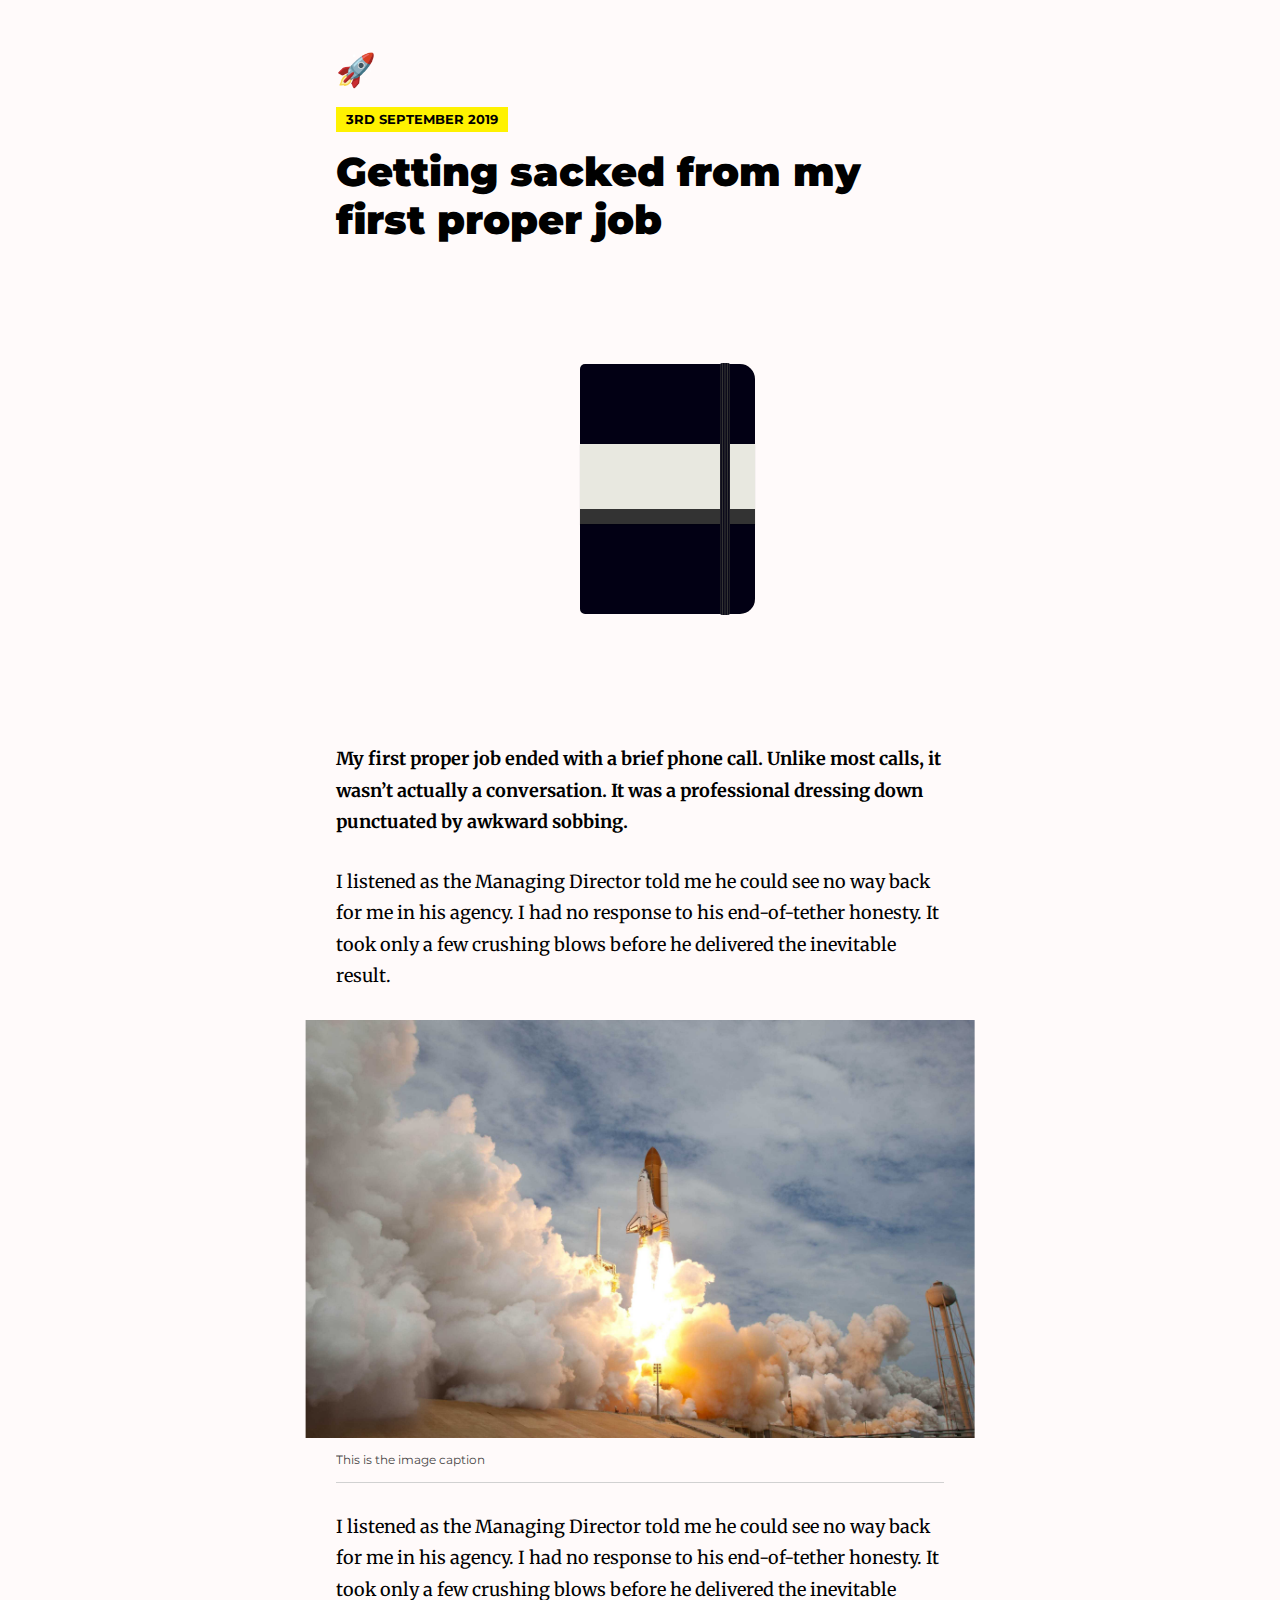
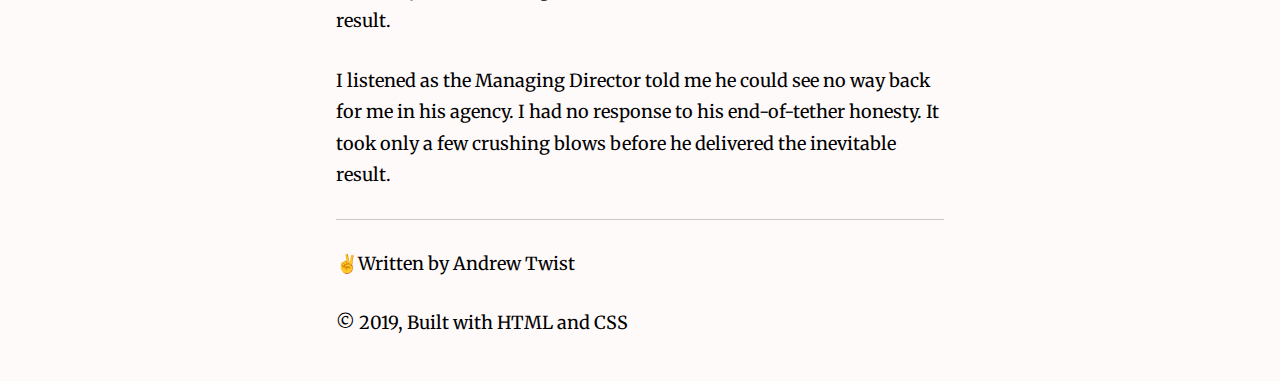
<file: post.html>
<!DOCTYPE html>
<html lang="en">
<head>
<link href="https://fonts.googleapis.com/css?family=Montserrat:400,900&display=swap" rel="stylesheet">
<link href="https://fonts.googleapis.com/css?family=Merriweather:300,400,400i,700,900&display=swap" rel="stylesheet">
<!--include the following meta tag to make chrome dev tools recognize media queries: -->
<meta name="viewport" content="width=device-width">
<meta name="description" content="A blog by Andrew Twist">
<meta name="theme-color" content="#fff200" />
<title>Twist</title>
</head>
<body>
<div class="container">
<div class=header><a href="/">🚀</a></div>
<p class="date"><mark>3rd September 2019</mark></p>
<h1>Getting sacked from my first proper job</h1>
<div class="main-content">
        <div class="moleskine-wrapper">
          <div class="moleskine-notebook">
            <div class="notebook-cover dark">
              <div class="notebook-skin"></div>
            </div>
            <div class="notebook-page dotted"></div>
          </div>
        </div>
      </div>
<p><strong>My first proper job ended with a brief phone call. Unlike most calls, it wasn’t actually a conversation. It was a professional dressing down punctuated by awkward sobbing.</strong></p>
<p>I listened as the Managing Director told me he could see no way back for me in his agency. I had no response to his end-of-tether honesty. It took only a few crushing blows before he delivered the inevitable result.</p>
<img class="twist" alt="nasa launch" src="images/nasa_launch.jpg">
<div class="imgmeta"><span class="imgcaption">This is the image caption</span></div>
<p>I listened as the Managing Director told me he could see no way back for me in his agency. I had no response to his end-of-tether honesty. It took only a few crushing blows before he delivered the inevitable result.</p>
<p>I listened as the Managing Director told me he could see no way back for me in his agency. I had no response to his end-of-tether honesty. It took only a few crushing blows before he delivered the inevitable result.</p>
<hr />
<p><div class="bio">
    <span>✌️Written by Andrew Twist</span>
</div></p>
<footer>© 2019, Built with HTML and CSS</a></footer>
</div>
</body>
<style>
html{font:100%/1.75 Merriweather,Georgia,serif;box-sizing:border-box;overflow-y:scroll}body,html{height:100%;margin:0}body{font-size:18px;background-color:snow}::selection{background:#fff200}p{margin-bottom:1.75rem;margin-top:.5rem}mark{background:#fff200;padding:5px 10px}.date{font-family:Montserrat;text-transform:uppercase;font-weight:700;font-size:.8rem;padding-top:.2rem;margin-bottom:1rem!important}h1{margin-bottom:1.75rem;color:inherit;font-family:Montserrat,sans-serif;font-weight:900;text-rendering:optimizeLegibility;font-size:2.5rem;line-height:1.2;margin-top:0!important}h3 a{font-family:Montserrat;font-size:1.6rem;line-height:1;text-decoration:none;color:#333;font-weight:700}h3 a:hover{color:#d80053}.video-container{position:relative;padding-bottom:56.25%;height:0;overflow:hidden;margin-bottom:1.75rem}.video-container iframe{position:absolute;top:0;left:0;width:100%;height:100%}img.twist{max-width:110%;margin-left:50%;transform:translateX(-50%);margin-top:0;padding-bottom:0;padding-left:0;padding-right:0;padding-top:0;margin-bottom:0}img.default{max-width:100%;margin-left:auto;margin-right:auto;margin-top:0;padding-bottom:0;padding-left:0;padding-right:0;padding-top:0;margin-bottom:0}.imgmeta{border-bottom:1px solid #d1d1d1;padding:8px 0;margin-top:-.8rem;margin-bottom:1.75rem}ul{padding-inline-start:0}li{list-style:none;position:relative;padding-left:30px;line-height:2;font-size:18px;margin-top:1rem}li:before{font-family:FontAwesome;position:absolute;left:0;font-size:18px}li:before{content:"\f135"}li:hover:before{color:#d80053}.p-counter-link__count{background-color:#f2f2f2;border-radius:10px;color:#333;display:inline-block;padding:1px 8px;font-size:13.5px}p.more{font-family:Montserrat;font-size:13.5px;text-transform:uppercase;font-weight:700}.imgcaption{font-family:Montserrat;font-weight:400;font-size:.75rem;opacity:.75}hr{margin-bottom:calc(1.75rem - 1px);background:hsla(0,0%,0%,.2);border:none;height:1px}.container{margin-left:auto;margin-right:auto;max-width:38rem;padding:2.625rem 1.3125rem}.header{margin-left:auto;margin-right:auto;max-width:38rem}.header{font-size:2rem}.header a{text-decoration:none}.tweetembed{margin-bottom:1.75rem}@media only screen and (min-width :375px) and (max-width :812px){.container{max-width:52rem}img.twist{max-width:100%;margin-left:0;margin-right:0;transform:none}.cover{width:100%;font-size:2rem;line-height:150px}.cover h1{vertical-align:middle;margin-bottom:0}}
.main-content {
        margin: 5em auto;
        display: flex;
        flex-wrap: wrap;
        justify-content: center;
        text-align: center;
        text-transform: uppercase;
      }
       
      .moleskine-wrapper {
        max-width: calc(100% / 4);
        min-width: 10em;
      }
      
      .moleskine-notebook {
        height: 250px;
        width: 175px;
        position: relative;
        transition: .4s ease-in-out;
        border-radius: 5px 15px 15px 5px;
        transform-origin: left center 0px;
        display: inline-block;
        margin: 30px;
        perspective: 800px;
      }
      .moleskine-notebook:hover {
        transform: rotateZ(-10deg);
      }
      .moleskine-notebook:hover .notebook-cover {
        transform: rotateY(-50deg);
        z-index: 999;
        box-shadow: 20px 10px 50px rgba(0, 0, 0, 0.2);
      }
      
      .notebook-cover {
        background: #cc4b48;
        height: 250px;
        width: 175px;
        position: absolute;
        border-radius: 5px 15px 15px 5px;
        z-index: 10;
        transition: .5s linear;
        transform-style: preserve-3d;
        transform-origin: left center 0px;
      }
      .notebook-cover:before {
        content: "";
        position: absolute;
        width: 10px;
        height: calc(100% + 2px);
        top: -1px;
        z-index: 100;
        border-radius: 2px;
        right: 25px;
        transition: 2s ease;
        background: linear-gradient(to right, #9c2e2b 0%, #cc4b48 12%, #9c2e2b 25%, #cc4b48 37%, #9c2e2b 50%, #cc4b48 62%, #9c2e2b 75%, #cc4b48 87%, #9c2e2b 100%);
      }
      
      .notebook-cover.dark {
        background: #020014;
      }
      .notebook-cover.dark:before {
        background: linear-gradient(to right, #333 0%, #020014 12%, #333 25%, #020014 37%, #333 50%, #020014 62%, #333 75%, #020014 87%, #333 100%);
      }
            
      .notebook-skin {
        height: 50px;
        background: #e8e8e0;
        margin-top: 80px;
        padding: 15px;
        font-size: 12px;
        position: relative;
        z-index: 10;
        color: #222;
        text-align: left;
        box-shadow: 0 1px 1px rgba(0, 0, 0, 0.2);
      }
      .notebook-skin:before {
        content: '';
        position: absolute;
        width: 100%;
        height: 15px;
        left: 0;
        bottom: 0;
        background: #333;
      }
      
      .notebook-page {
        height: 100%;
        width: 175px;
        position: absolute;
        background-color: #fbfae8;
        z-index: 0;
        border-radius: 5px 16px 16px 5px;
        overflow: hidden;
      }
    
      .notebook-page.dotted {
        background: linear-gradient(90deg, #fbfae8 10px, transparent 1%) center, linear-gradient(#fbfae8 10px, transparent 1%) center, #999;
        background-size: 11px 11px;
      }
      
      </style>
</style>
</html>
</file>
<file: css/dark.css>
html {
    font: 100%/1.75 'Merriweather','Georgia',serif;
    color: #fff;
    box-sizing: border-box;
    overflow-y: scroll;
}

body, html {
    height: 100%;
    margin: 0;
}

body { 
    font-size:18px; 
    background-color:#020014;
    }

::selection {
    background: #fff200;
    }
    

p {
    margin-bottom: 1.75rem;
    margin-top: 0.5rem;
}

mark {
    background: #fff200;
    padding: 5px 10px;
}

.date {
    font-family: 'Montserrat';
    text-transform: uppercase;
    font-weight:700;
    font-size:0.8rem;
    padding-top: 0.2rem;
    margin-bottom: 1rem !important;
    }

h1 {
    margin-bottom: 1.75rem;
    color: inherit;
    font-family: 'Montserrat',sans-serif;
    font-weight: 900;
    text-rendering: optimizeLegibility;
    font-size: 2.5rem;
    line-height: 1.2;
    margin-top: 0 !important;}

h3 a {
    font-family: 'Montserrat';
    font-size: 1.6rem;
    line-height: 1;
    text-decoration: none;
    color:#333;
    font-weight: 700;
    }

h3 a:hover {
    color:rgb(216, 0, 83);
    }


.video-container {
    position: relative;
    padding-bottom: 56.25%;
    height: 0;
    overflow: hidden;
    margin-bottom: 1.75rem;
}

.video-container iframe {
	position: absolute;
	top: 0;
	left: 0;
	width: 100%;
	height: 100%;
}

img.twist {
    max-width: 110%;
    margin-left: 50%;
    transform: translateX(-50%);
    margin-top: 0;
    padding-bottom: 0;
    padding-left: 0;
    padding-right: 0;
    padding-top: 0;
    margin-bottom: 0rem;
}
  
img.default{
    max-width: 100%;
    margin-left: auto;
    margin-right:auto;
    margin-top: 0;
    padding-bottom: 0;
    padding-left: 0;
    padding-right: 0;
    padding-top: 0;
    margin-bottom: 0rem;
}

.imgmeta {
    border-bottom: 1px solid #d1d1d1;  
    padding: 8px 0px;
    margin-top:-0.8rem;
    margin-bottom: 1.75rem;
}

ul {

    padding-inline-start: 0px;
}

li {
    list-style:none;
    position: relative;
    padding-left:30px;
    line-height: 2;
    font-size:18px;
    margin-top:1rem;
  }
  
li:before {
    font-family:'FontAwesome';
    position: absolute;
    left: 0;
    font-size:18px;
  }
  

li:before {
    content:"\f135";
 }

li:hover:before {
    color:rgb(216, 0, 83);
  }

.p-counter-link__count {
    background-color: #f2f2f2;
    border-radius: 10px;
    color: #333;
    display: inline-block;
    padding: 1px 8px;
    font-size:13.5px;
}

p.more {
    font-family: 'Montserrat';
    font-size:13.5px;
    text-transform:uppercase;
    font-weight:700;
}

.imgcaption {
    font-family: 'Montserrat';
    font-weight: 400;
    font-size:0.75rem;
    opacity:0.75;
}

hr {
    margin-bottom: calc(1.75rem - 1px);
    background: hsla(0,0%,0%,0.2);
    border: none;
    height: 1px;
}

.container {
    margin-left: auto;
    margin-right: auto;
    max-width: 38rem;
    padding: 2.625rem 1.3125rem;
    }

.header {
    margin-left: auto;
    margin-right: auto;
    max-width: 38rem;
        }

.header {
    font-size:2rem;
}

.header a {
    text-decoration: none;
}

.tweetembed {
    margin-bottom: 1.75rem;
}

@media only screen and (min-width : 375px) and (max-width : 812px) {
    .container {
      max-width: 52rem;
    }

    img.twist {
        max-width: 100%;
        margin-left: 0;
        margin-right:0;
        transform: none;

  }

  .cover {
    width: 100%;
    font-size: 2rem;
    line-height:150px;

  
  }

  .cover h1 {
    vertical-align: middle;
    margin-bottom: 0rem;

}
</file>
